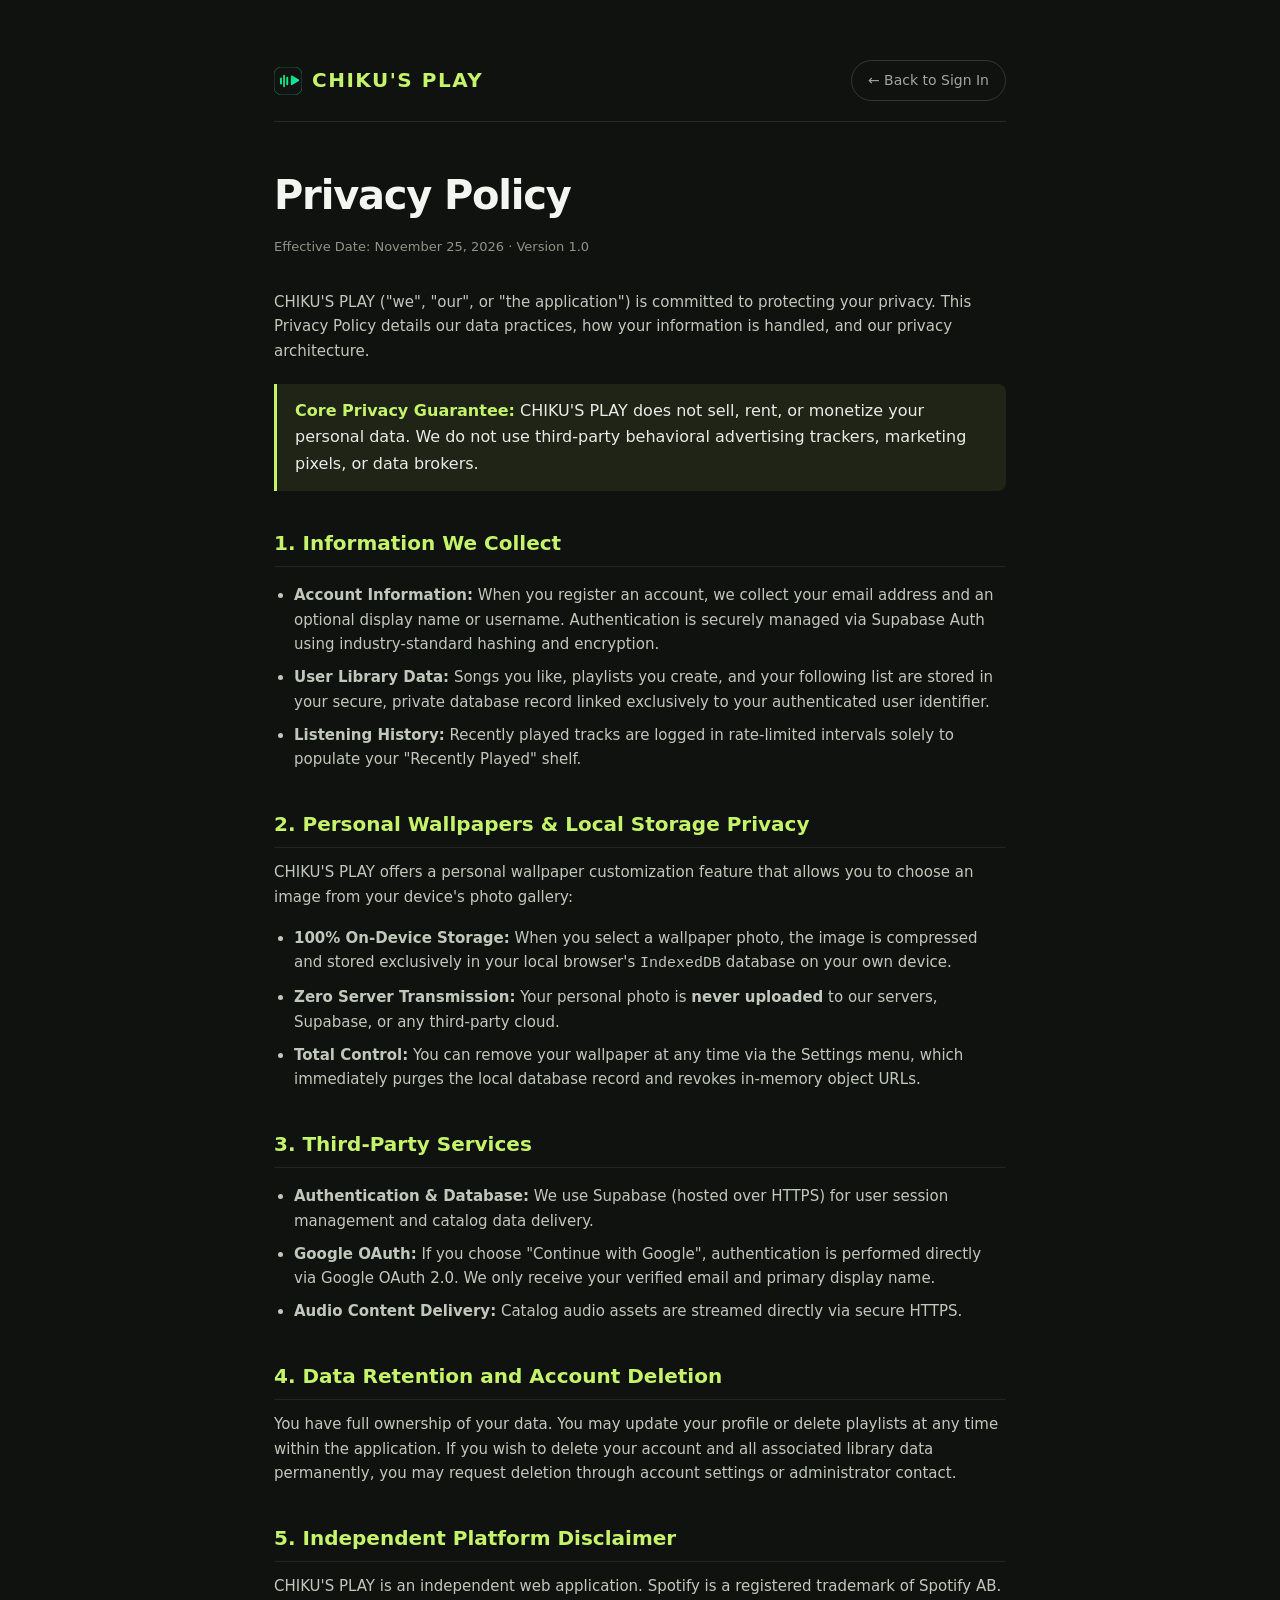
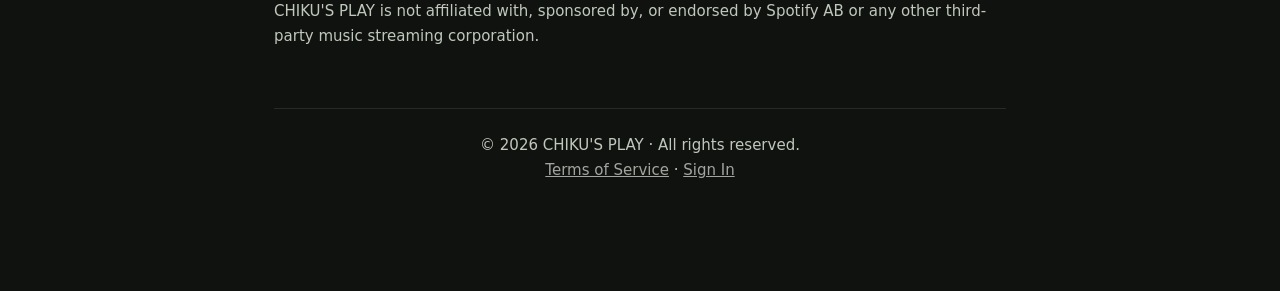
<file: privacy.html>
<!doctype html>
<html lang="en">
<head>
  <meta charset="utf-8">
  <meta name="viewport" content="width=device-width,initial-scale=1,viewport-fit=cover">
  <title>Privacy Policy — CHIKU'S PLAY</title>
  <meta name="description" content="Privacy Policy for CHIKU'S PLAY music streaming web application. Learn how we handle accounts, personal wallpapers, and streaming privacy.">
  <meta name="theme-color" content="#121212">
  <link rel="icon" type="image/svg+xml" href="assets/icons/logo.svg?v=cp-1">
  <link rel="icon" type="image/png" sizes="32x32" href="assets/icons/favicon-32x32.png?v=cp-1">
  <link rel="icon" type="image/png" sizes="16x16" href="assets/icons/favicon-16x16.png?v=cp-1">
  <link rel="apple-touch-icon" sizes="180x180" href="assets/icons/apple-touch-icon.png?v=cp-1">
  <link rel="stylesheet" href="css/style.css">
  <style>
    body {
      background: #101210;
      color: #e8ece5;
      font-family: system-ui, -apple-system, BlinkMacSystemFont, 'Segoe UI', Roboto, sans-serif;
      line-height: 1.65;
      margin: 0;
      padding: 0;
      min-height: 100vh;
      overflow-y: auto !important;
      -webkit-overflow-scrolling: touch;
    }
    .legal-shell {
      max-width: 780px;
      margin: 0 auto;
      padding: clamp(24px, 5vw, 60px) 24px 80px;
    }
    .legal-nav {
      display: flex;
      align-items: center;
      justify-content: space-between;
      margin-bottom: 40px;
      padding-bottom: 20px;
      border-bottom: 1px solid rgba(255, 255, 255, 0.1);
    }
    .legal-brand {
      display: inline-flex;
      align-items: center;
      gap: 10px;
      color: #c5f36a;
      font-size: 20px;
      font-weight: 800;
      letter-spacing: 1.5px;
      text-decoration: none;
    }
    .legal-brand img {
      width: 28px;
      height: 28px;
    }
    .legal-back-btn {
      color: #a0a69d;
      text-decoration: none;
      font-size: 14px;
      padding: 8px 16px;
      border-radius: 9999px;
      border: 1px solid rgba(255, 255, 255, 0.15);
      transition: all 0.15s ease;
    }
    .legal-back-btn:hover {
      color: #fff;
      border-color: rgba(255, 255, 255, 0.3);
      background: rgba(255, 255, 255, 0.05);
    }
    h1 {
      font-size: clamp(28px, 5vw, 40px);
      letter-spacing: -0.03em;
      margin: 0 0 8px;
      color: #f3f5f1;
    }
    .legal-meta {
      color: #8c9488;
      font-size: 13px;
      margin-bottom: 32px;
    }
    h2 {
      font-size: 20px;
      margin-top: 36px;
      margin-bottom: 12px;
      color: #c5f36a;
      border-bottom: 1px solid rgba(255, 255, 255, 0.08);
      padding-bottom: 6px;
    }
    p, li {
      color: #c0c8bc;
      font-size: 15px;
    }
    ul {
      padding-left: 20px;
    }
    li {
      margin-bottom: 8px;
    }
    .legal-highlight {
      background: rgba(197, 243, 106, 0.08);
      border-left: 3px solid #c5f36a;
      padding: 14px 18px;
      border-radius: 0 8px 8px 0;
      margin: 20px 0;
    }
    .legal-highlight strong {
      color: #c5f36a;
    }
    .legal-footer {
      margin-top: 60px;
      padding-top: 24px;
      border-top: 1px solid rgba(255, 255, 255, 0.1);
      font-size: 12px;
      color: #727a6e;
      text-align: center;
    }
  </style>
</head>
<body>
  <div class="legal-shell">
    <nav class="legal-nav">
      <a href="login.html" class="legal-brand">
        <img src="assets/icons/logo.svg?v=cp-1" alt="CHIKU'S PLAY Logo">
        CHIKU'S PLAY
      </a>
      <a href="login.html" class="legal-back-btn">← Back to Sign In</a>
    </nav>

    <header>
      <h1>Privacy Policy</h1>
      <p class="legal-meta">Effective Date: November 25, 2026 · Version 1.0</p>
    </header>

    <section>
      <p>CHIKU'S PLAY ("we", "our", or "the application") is committed to protecting your privacy. This Privacy Policy details our data practices, how your information is handled, and our privacy architecture.</p>

      <div class="legal-highlight">
        <strong>Core Privacy Guarantee:</strong> CHIKU'S PLAY does not sell, rent, or monetize your personal data. We do not use third-party behavioral advertising trackers, marketing pixels, or data brokers.
      </div>

      <h2>1. Information We Collect</h2>
      <ul>
        <li><strong>Account Information:</strong> When you register an account, we collect your email address and an optional display name or username. Authentication is securely managed via Supabase Auth using industry-standard hashing and encryption.</li>
        <li><strong>User Library Data:</strong> Songs you like, playlists you create, and your following list are stored in your secure, private database record linked exclusively to your authenticated user identifier.</li>
        <li><strong>Listening History:</strong> Recently played tracks are logged in rate-limited intervals solely to populate your "Recently Played" shelf.</li>
      </ul>

      <h2>2. Personal Wallpapers &amp; Local Storage Privacy</h2>
      <p>CHIKU'S PLAY offers a personal wallpaper customization feature that allows you to choose an image from your device's photo gallery:</p>
      <ul>
        <li><strong>100% On-Device Storage:</strong> When you select a wallpaper photo, the image is compressed and stored exclusively in your local browser's <code>IndexedDB</code> database on your own device.</li>
        <li><strong>Zero Server Transmission:</strong> Your personal photo is <strong>never uploaded</strong> to our servers, Supabase, or any third-party cloud.</li>
        <li><strong>Total Control:</strong> You can remove your wallpaper at any time via the Settings menu, which immediately purges the local database record and revokes in-memory object URLs.</li>
      </ul>

      <h2>3. Third-Party Services</h2>
      <ul>
        <li><strong>Authentication &amp; Database:</strong> We use Supabase (hosted over HTTPS) for user session management and catalog data delivery.</li>
        <li><strong>Google OAuth:</strong> If you choose "Continue with Google", authentication is performed directly via Google OAuth 2.0. We only receive your verified email and primary display name.</li>
        <li><strong>Audio Content Delivery:</strong> Catalog audio assets are streamed directly via secure HTTPS.</li>
      </ul>

      <h2>4. Data Retention and Account Deletion</h2>
      <p>You have full ownership of your data. You may update your profile or delete playlists at any time within the application. If you wish to delete your account and all associated library data permanently, you may request deletion through account settings or administrator contact.</p>

      <h2>5. Independent Platform Disclaimer</h2>
      <p>CHIKU'S PLAY is an independent web application. Spotify is a registered trademark of Spotify AB. CHIKU'S PLAY is not affiliated with, sponsored by, or endorsed by Spotify AB or any other third-party music streaming corporation.</p>
    </section>

    <footer class="legal-footer">
      <p>© 2026 CHIKU'S PLAY · All rights reserved.</p>
      <p><a href="terms.html" style="color:#a0a69d;text-decoration:underline">Terms of Service</a> · <a href="login.html" style="color:#a0a69d;text-decoration:underline">Sign In</a></p>
    </footer>
  </div>
</body>
</html>
</file>
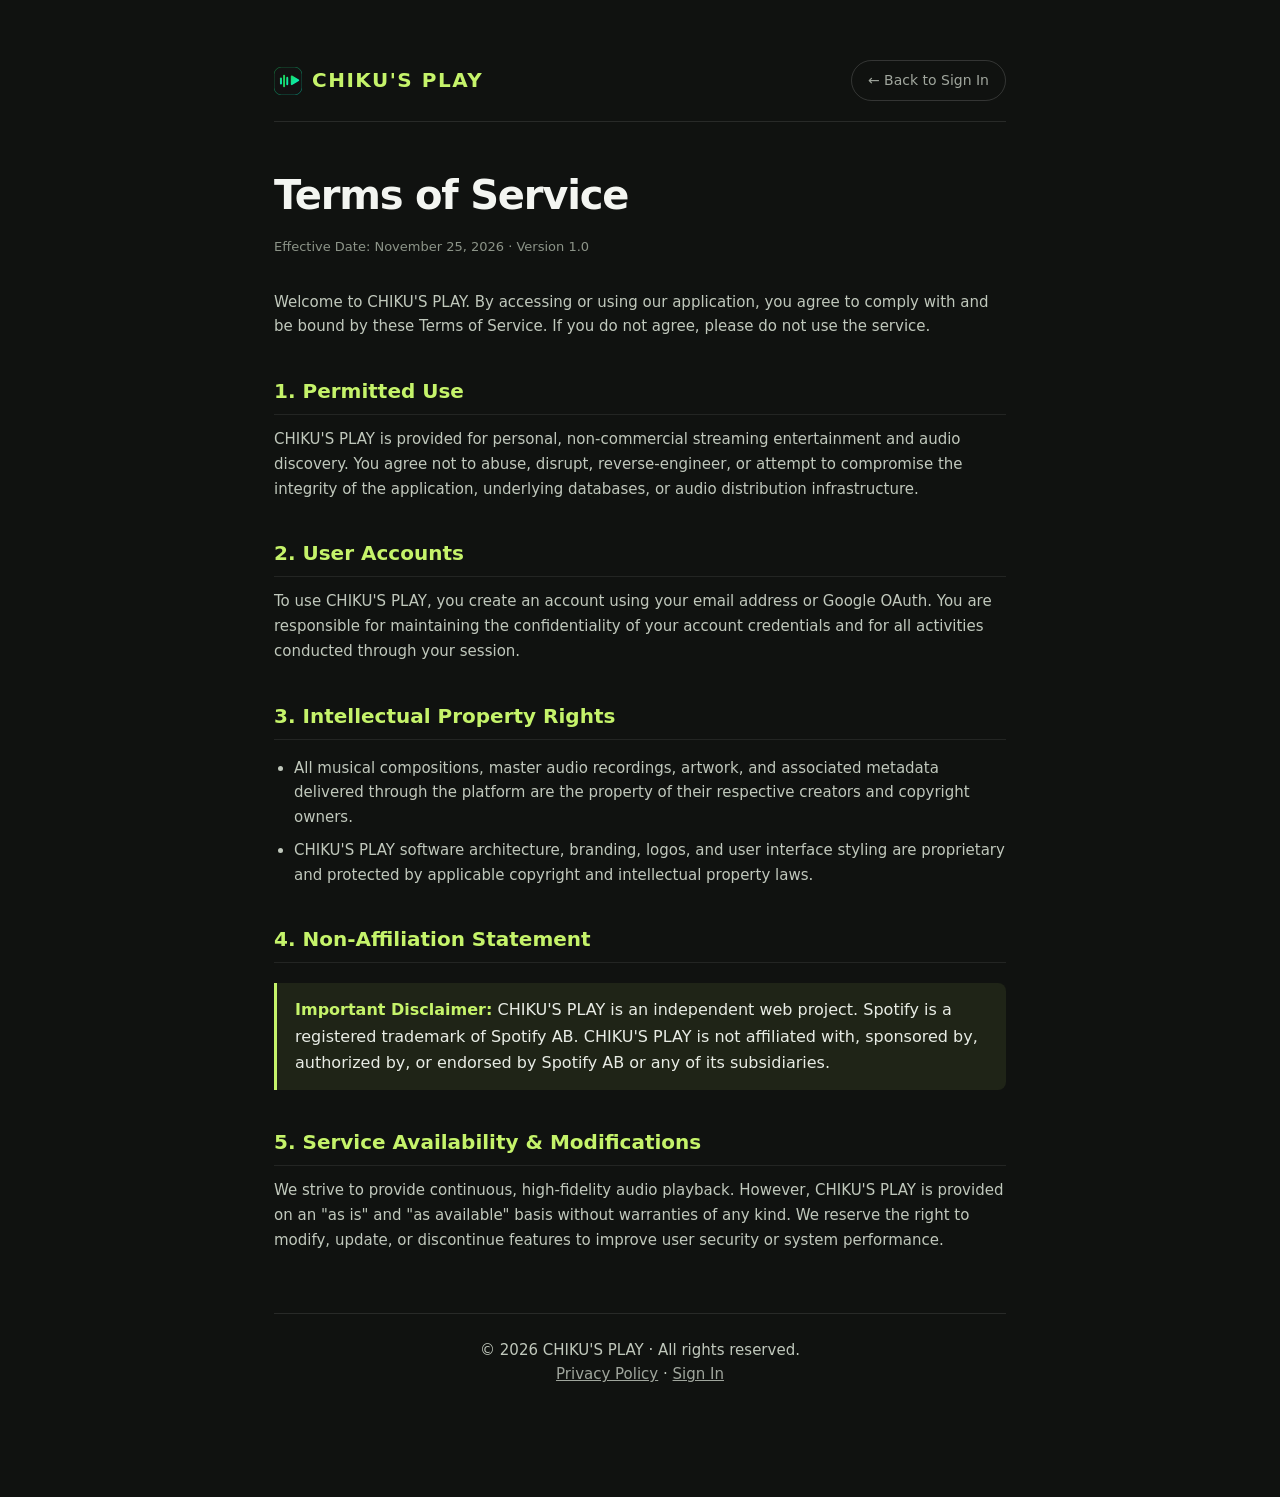
<file: terms.html>
<!doctype html>
<html lang="en">
<head>
  <meta charset="utf-8">
  <meta name="viewport" content="width=device-width,initial-scale=1,viewport-fit=cover">
  <title>Terms of Service — CHIKU'S PLAY</title>
  <meta name="description" content="Terms of Service for CHIKU'S PLAY music streaming web application.">
  <meta name="theme-color" content="#121212">
  <link rel="icon" type="image/svg+xml" href="assets/icons/logo.svg?v=cp-1">
  <link rel="icon" type="image/png" sizes="32x32" href="assets/icons/favicon-32x32.png?v=cp-1">
  <link rel="icon" type="image/png" sizes="16x16" href="assets/icons/favicon-16x16.png?v=cp-1">
  <link rel="apple-touch-icon" sizes="180x180" href="assets/icons/apple-touch-icon.png?v=cp-1">
  <link rel="stylesheet" href="css/style.css">
  <style>
    body {
      background: #101210;
      color: #e8ece5;
      font-family: system-ui, -apple-system, BlinkMacSystemFont, 'Segoe UI', Roboto, sans-serif;
      line-height: 1.65;
      margin: 0;
      padding: 0;
      min-height: 100vh;
      overflow-y: auto !important;
      -webkit-overflow-scrolling: touch;
    }
    .legal-shell {
      max-width: 780px;
      margin: 0 auto;
      padding: clamp(24px, 5vw, 60px) 24px 80px;
    }
    .legal-nav {
      display: flex;
      align-items: center;
      justify-content: space-between;
      margin-bottom: 40px;
      padding-bottom: 20px;
      border-bottom: 1px solid rgba(255, 255, 255, 0.1);
    }
    .legal-brand {
      display: inline-flex;
      align-items: center;
      gap: 10px;
      color: #c5f36a;
      font-size: 20px;
      font-weight: 800;
      letter-spacing: 1.5px;
      text-decoration: none;
    }
    .legal-brand img {
      width: 28px;
      height: 28px;
    }
    .legal-back-btn {
      color: #a0a69d;
      text-decoration: none;
      font-size: 14px;
      padding: 8px 16px;
      border-radius: 9999px;
      border: 1px solid rgba(255, 255, 255, 0.15);
      transition: all 0.15s ease;
    }
    .legal-back-btn:hover {
      color: #fff;
      border-color: rgba(255, 255, 255, 0.3);
      background: rgba(255, 255, 255, 0.05);
    }
    h1 {
      font-size: clamp(28px, 5vw, 40px);
      letter-spacing: -0.03em;
      margin: 0 0 8px;
      color: #f3f5f1;
    }
    .legal-meta {
      color: #8c9488;
      font-size: 13px;
      margin-bottom: 32px;
    }
    h2 {
      font-size: 20px;
      margin-top: 36px;
      margin-bottom: 12px;
      color: #c5f36a;
      border-bottom: 1px solid rgba(255, 255, 255, 0.08);
      padding-bottom: 6px;
    }
    p, li {
      color: #c0c8bc;
      font-size: 15px;
    }
    ul {
      padding-left: 20px;
    }
    li {
      margin-bottom: 8px;
    }
    .legal-highlight {
      background: rgba(197, 243, 106, 0.08);
      border-left: 3px solid #c5f36a;
      padding: 14px 18px;
      border-radius: 0 8px 8px 0;
      margin: 20px 0;
    }
    .legal-highlight strong {
      color: #c5f36a;
    }
    .legal-footer {
      margin-top: 60px;
      padding-top: 24px;
      border-top: 1px solid rgba(255, 255, 255, 0.1);
      font-size: 12px;
      color: #727a6e;
      text-align: center;
    }
  </style>
</head>
<body>
  <div class="legal-shell">
    <nav class="legal-nav">
      <a href="login.html" class="legal-brand">
        <img src="assets/icons/logo.svg?v=cp-1" alt="CHIKU'S PLAY Logo">
        CHIKU'S PLAY
      </a>
      <a href="login.html" class="legal-back-btn">← Back to Sign In</a>
    </nav>

    <header>
      <h1>Terms of Service</h1>
      <p class="legal-meta">Effective Date: November 25, 2026 · Version 1.0</p>
    </header>

    <section>
      <p>Welcome to CHIKU'S PLAY. By accessing or using our application, you agree to comply with and be bound by these Terms of Service. If you do not agree, please do not use the service.</p>

      <h2>1. Permitted Use</h2>
      <p>CHIKU'S PLAY is provided for personal, non-commercial streaming entertainment and audio discovery. You agree not to abuse, disrupt, reverse-engineer, or attempt to compromise the integrity of the application, underlying databases, or audio distribution infrastructure.</p>

      <h2>2. User Accounts</h2>
      <p>To use CHIKU'S PLAY, you create an account using your email address or Google OAuth. You are responsible for maintaining the confidentiality of your account credentials and for all activities conducted through your session.</p>

      <h2>3. Intellectual Property Rights</h2>
      <ul>
        <li>All musical compositions, master audio recordings, artwork, and associated metadata delivered through the platform are the property of their respective creators and copyright owners.</li>
        <li>CHIKU'S PLAY software architecture, branding, logos, and user interface styling are proprietary and protected by applicable copyright and intellectual property laws.</li>
      </ul>

      <h2>4. Non-Affiliation Statement</h2>
      <div class="legal-highlight">
        <strong>Important Disclaimer:</strong> CHIKU'S PLAY is an independent web project. Spotify is a registered trademark of Spotify AB. CHIKU'S PLAY is not affiliated with, sponsored by, authorized by, or endorsed by Spotify AB or any of its subsidiaries.
      </div>

      <h2>5. Service Availability &amp; Modifications</h2>
      <p>We strive to provide continuous, high-fidelity audio playback. However, CHIKU'S PLAY is provided on an "as is" and "as available" basis without warranties of any kind. We reserve the right to modify, update, or discontinue features to improve user security or system performance.</p>
    </section>

    <footer class="legal-footer">
      <p>© 2026 CHIKU'S PLAY · All rights reserved.</p>
      <p><a href="privacy.html" style="color:#a0a69d;text-decoration:underline">Privacy Policy</a> · <a href="login.html" style="color:#a0a69d;text-decoration:underline">Sign In</a></p>
    </footer>
  </div>
</body>
</html>
</file>
<file: css/style.css>
:root{color-scheme:dark;--bg:#121212;--side:#121212;--panel:#181818;--elevated:#242424;--accent:#1ed760;--accent-hover:#1fdf64;--line:rgba(255,255,255,0.08);--muted:#b3b3b3;--ink:#ffffff;--lime:var(--accent);--accent-glow:rgba(30,215,96,0.35);--sidebar:280px;--player:88px;--mobile-nav:0px;font-family:Inter,'Segoe UI',system-ui,sans-serif;background:var(--bg);color:var(--ink)}
html[data-theme="light"]{color-scheme:light;--bg:#f8f9fa;--side:#f1f3f5;--panel:#ffffff;--elevated:#e9ecef;--line:rgba(0,0,0,0.08);--muted:#6c757d;--ink:#121212}
html[data-theme="light"] .workspace{background:radial-gradient(ellipse 720px 380px at 45% 0%,#e4ede0 0%,transparent 100%),var(--bg)}
html[data-theme="light"] #top{background:rgba(248,249,250,0.92);border-bottom:1px solid rgba(0,0,0,0.08)}
html[data-theme="light"] #player{background:#ffffff;border-top:1px solid rgba(0,0,0,0.08)}
html[data-theme="light"] #mobile{background:#f8f9fa;border-top:1px solid rgba(0,0,0,0.08)}
html[data-theme="light"] .settings-card{background:#ffffff;border-color:#dee2e6}
html[data-theme="light"] .settings-row{border-bottom-color:#e9ecef}
html[data-theme="light"] .settings-user-row{border-bottom-color:#e9ecef}
html[data-theme="light"] .settings-select{background:#f8f9fa;border-color:#ced4da}
html[data-theme="light"] .search-field{background:#e9ecef;border-color:rgba(0,0,0,0.1)}
html[data-theme="light"] .search-entry{background:#e9ecef}
html[data-theme="light"] summary{background:#f1f3f5;color:#121212;border-color:#ced4da}
html[data-theme="light"] .profile-menu{background:#ffffff;border-color:#dee2e6;box-shadow:0 16px 32px rgba(0,0,0,0.15)}
html[data-theme="light"] dialog{background:#ffffff;border-color:#dee2e6;color:#121212}
html[data-theme="light"] dialog input,html[data-theme="light"] dialog select,html[data-theme="light"] dialog textarea{background:#f8f9fa;border-color:#ced4da}
html[data-theme="light"] .secondary{border-color:rgba(0,0,0,0.25);color:var(--ink)}
html[data-theme="light"] .secondary:hover{background:rgba(0,0,0,0.05);border-color:#000000}
html[data-theme="light"] .icon-btn:hover:not(:disabled){background:rgba(0,0,0,0.06);color:var(--ink)}
html[data-theme="light"] .quick-card{background:#ffffff;border:1px solid rgba(0,0,0,0.06)}
html[data-theme="light"] .quick-card:hover{background:#f1f3f5}
html[data-theme="light"] .card{background:#ffffff;border:1px solid rgba(0,0,0,0.06)}
html[data-theme="light"] .card:hover{background:#f8f9fa}
html[data-theme="light"] .track:hover{background:rgba(0,0,0,0.04)}
html[data-theme="light"] #queue{background:#ffffff;border-color:#dee2e6}
html[data-theme="light"] .queue-head{background:#f8f9fa}
html[data-theme="light"] .queue-row:hover{background:#f1f3f5}
html[data-accent="green"]{--accent:#1ed760;--accent-hover:#1fdf64;--accent-glow:rgba(30,215,96,0.35)}
html[data-accent="blue"]{--accent:#3b82f6;--accent-hover:#60a5fa;--accent-glow:rgba(59,130,246,0.35)}
html[data-accent="purple"]{--accent:#a855f7;--accent-hover:#c084fc;--accent-glow:rgba(168,85,247,0.35)}
html[data-accent="pink"]{--accent:#ec4899;--accent-hover:#f472b6;--accent-glow:rgba(236,72,153,0.35)}
html[data-accent="orange"]{--accent:#f97316;--accent-hover:#fb923c;--accent-glow:rgba(249,115,22,0.35)}

/* Background Themes */
html[data-theme="emerald-glow"]{--bg:#071009;--side:#060d08;--panel:#0d1a10;--elevated:#132617;--line:rgba(30,215,96,0.12);--accent-glow:rgba(30,215,96,0.45)}
html[data-theme="emerald-glow"] .workspace{background:radial-gradient(ellipse 900px 500px at 50% -10%,rgba(16,53,24,0.55),transparent 75%),#071009}
html[data-theme="ocean-blue"]{--bg:#070c17;--side:#060a13;--panel:#0d172a;--elevated:#13223f;--line:rgba(0,210,255,0.12);--accent-glow:rgba(0,210,255,0.45)}
html[data-theme="ocean-blue"] .workspace{background:radial-gradient(ellipse 900px 500px at 50% -10%,rgba(15,40,78,0.55),transparent 75%),#070c17}
html[data-theme="purple-aurora"]{--bg:#0c0617;--side:#0a0513;--panel:#160c29;--elevated:#22133e;--line:rgba(168,85,247,0.14);--accent-glow:rgba(168,85,247,0.45)}
html[data-theme="purple-aurora"] .workspace{background:radial-gradient(ellipse 900px 500px at 50% -10%,rgba(38,16,71,0.55),transparent 75%),#0c0617}
html[data-theme="sunset"]{--bg:#15080c;--side:#12060a;--panel:#230f16;--elevated:#351621;--line:rgba(249,115,22,0.14);--accent-glow:rgba(249,115,22,0.45)}
html[data-theme="sunset"] .workspace{background:radial-gradient(ellipse 900px 500px at 50% -10%,rgba(60,22,34,0.55),transparent 75%),#15080c}
html[data-theme="midnight-black"]{--bg:#000000;--side:#000000;--panel:#0a0a0a;--elevated:#141414;--line:rgba(255,255,255,0.06);--accent-glow:rgba(255,255,255,0.18)}
html[data-theme="midnight-black"] .workspace{background:#000000}

/* Personal Custom Wallpaper Engine */
:root{--custom-wallpaper-url:none;--custom-wallpaper-fit:cover;--custom-wallpaper-dim:0.5;--custom-wallpaper-blur:12px;--custom-wallpaper-brightness:0.75}
#custom-wallpaper-layer{position:fixed;inset:0;z-index:-2;background-image:var(--custom-wallpaper-url);background-size:var(--custom-wallpaper-fit);background-position:center;background-repeat:no-repeat;filter:blur(var(--custom-wallpaper-blur)) brightness(var(--custom-wallpaper-brightness));transform:scale(1.08);pointer-events:none;opacity:0;transition:opacity .4s ease,filter .3s ease}
html.has-custom-wallpaper #custom-wallpaper-layer{opacity:1}
#custom-wallpaper-scrim{position:fixed;inset:0;z-index:-1;background:rgba(18,18,18,var(--custom-wallpaper-dim));pointer-events:none;opacity:0;transition:opacity .4s ease,background .3s ease}
html.has-custom-wallpaper #custom-wallpaper-scrim{opacity:1}
html.has-custom-wallpaper .workspace{background:transparent!important}
html.has-custom-wallpaper #top{background:rgba(18,18,18,0.72)!important;backdrop-filter:blur(16px)!important}
html.has-custom-wallpaper #sidebar{background:rgba(18,18,18,0.75)!important;backdrop-filter:blur(16px)!important}
html.has-custom-wallpaper #mobile{background:rgba(18,18,18,0.85)!important;backdrop-filter:blur(16px)!important}
html.has-custom-wallpaper #player{background:rgba(20,20,20,0.85)!important;backdrop-filter:blur(16px)!important}
html.has-custom-wallpaper #fullscreen-backdrop{background-image:var(--custom-wallpaper-url)!important;background-size:var(--custom-wallpaper-fit)!important;background-position:center!important}
*{box-sizing:border-box}body{margin:0;overflow:hidden}button,input,select{font:inherit}button,a,input,select,summary{-webkit-tap-highlight-color:transparent}button{color:inherit;border:0;background:none;cursor:pointer}a{color:inherit;text-decoration:none}button:disabled{opacity:.33;cursor:default}button,a,summary{transition:background .18s,color .18s,transform .18s,border-color .18s}button:focus-visible,a:focus-visible,summary:focus-visible,input:focus-visible,select:focus-visible{outline:2px solid var(--accent);outline-offset:2px}main:focus{outline:none}img{display:block;max-width:100%}svg{width:20px;height:20px;flex:none;vertical-align:middle}[hidden]{display:none!important}h1,h2,p{margin:0}small,.muted{color:var(--muted)}.brand{display:inline-flex;align-items:center;gap:10px;font-size:20px;letter-spacing:-.04em;font-weight:800}.brand img{width:32px;height:32px}.brand span{color:var(--accent);margin-left:-8px}.icon-btn{width:36px;height:36px;display:inline-grid;place-items:center;border-radius:50%;padding:0;color:var(--muted);flex:none;transition:color .18s,background .18s,transform .18s}.icon-btn:hover:not(:disabled){color:var(--ink);background:rgba(255,255,255,0.08)}.icon-btn[aria-pressed=true]{color:var(--accent)}[data-act*=like][aria-pressed=true] svg,[data-act=save-list][aria-pressed=true] svg{fill:currentColor}.primary,.secondary{display:inline-flex;align-items:center;justify-content:center;gap:8px;padding:10px 24px;border-radius:500px;font-weight:700;font-size:13.5px;min-height:42px}.primary{background:var(--accent);color:#000000}.primary:hover{background:var(--accent-hover);transform:scale(1.03)}.primary svg,.play-main svg{fill:currentColor}.secondary{background:transparent;border:1px solid rgba(255,255,255,0.25);color:var(--ink)}.secondary:hover{background:rgba(255,255,255,0.08);border-color:#ffffff}.eyebrow{color:var(--accent);font-weight:750;letter-spacing:.15em;font-size:10px;line-height:1.5}.eyebrow span,.side-foot span,.preview-pill i{width:6px;height:6px;background:var(--accent);border-radius:50%;display:inline-block;margin-right:6px;box-shadow:0 0 10px rgba(30,215,96,0.4)}
#sidebar{position:fixed;inset:0 auto var(--player) 0;width:var(--sidebar);display:flex;flex-direction:column;padding:8px 0 8px 8px;gap:8px;background:var(--side);overflow:hidden;box-sizing:border-box;z-index:4}.sidebar-panel{background:var(--panel);border-radius:8px;box-sizing:border-box}.sidebar-nav-panel{padding:16px 16px 12px;flex:none}.sidebar-nav-panel .brand{margin:0 0 16px 4px}.sidebar-nav{display:grid;gap:4px}.sidebar-library-panel{flex:1;display:flex;flex-direction:column;overflow:hidden;padding:12px 8px 8px;min-height:0}.library-panel-head{display:flex;align-items:center;justify-content:space-between;padding:0 8px 8px;flex:none}.library-nav-btn{display:inline-flex;align-items:center;gap:12px;color:var(--muted);font-weight:700;font-size:14px;text-decoration:none;padding:4px;border-radius:6px;transition:color .15s ease}.library-nav-btn:hover{color:var(--ink)}.library-nav-btn svg{width:22px;height:22px}.create-playlist-btn{border-radius:50%;width:32px;height:32px;display:grid;place-items:center;color:var(--muted);background:none;border:none;transition:color .15s ease,background .15s ease}.create-playlist-btn:hover{color:var(--ink);background:rgba(255,255,255,0.08)}.sidebar-filters{display:flex;gap:6px;padding:0 8px 10px;flex:none}.nav-filter-pill{background:var(--elevated);border-radius:500px;padding:5px 12px;font-size:11px;font-weight:600;color:var(--ink);text-decoration:none;transition:background .15s ease}.nav-filter-pill:hover{background:#2e2e2e}.playlists-scroll{flex:1;overflow-y:auto;overflow-x:hidden;scrollbar-width:thin;scrollbar-color:rgba(255,255,255,0.2) transparent;padding:0 4px;min-height:0}.playlists{padding:0;border:none}.playlist-row{display:flex;align-items:center;gap:12px;padding:8px;border-radius:6px;text-decoration:none;transition:background .15s ease;min-height:48px;box-sizing:border-box}.playlist-row:hover{background:#222222}.playlist-row.active{background:#282828}.playlist-row .art{width:48px;height:48px;border-radius:4px;flex:none}.playlist-row-info{display:flex;flex-direction:column;min-width:0;flex:1}.playlist-row-title{font-size:13px;font-weight:600;color:var(--ink);white-space:nowrap;overflow:hidden;text-overflow:ellipsis}.playlist-row-sub{font-size:11px;color:var(--muted);white-space:nowrap;overflow:hidden;text-overflow:ellipsis;margin-top:3px}.nav-link{display:flex;align-items:center;gap:14px;text-align:left;border-radius:6px;width:100%;padding:8px 12px;min-height:40px;color:var(--muted);font-weight:700;font-size:13.5px;transition:color .15s ease,background .15s ease}.nav-link svg{width:20px;height:20px}.nav-link:hover{color:var(--ink)}.nav-link.active{color:var(--ink);background:none}.nav-link.active svg{color:var(--accent)}.playlists a{display:flex;align-items:center;gap:10px;padding:6px 8px;border-radius:6px;font-size:12px;color:var(--muted);min-height:41px}.playlists a:hover,.playlists a.active{background:#222222;color:var(--ink)}.side-foot{margin-top:auto;padding:10px 8px 4px;color:#727272;font-size:9px;font-weight:750;letter-spacing:.13em;white-space:nowrap}
.workspace{margin-left:var(--sidebar);height:calc(100dvh - var(--player) - var(--mobile-nav));overflow-x:hidden;overflow-y:auto;scrollbar-color:#393d37 transparent;scrollbar-width:thin;background:radial-gradient(ellipse 720px 380px at 45% 0%,#192319 0%,transparent 100%),var(--bg)}#top{height:64px;position:sticky;top:0;z-index:5;display:flex;align-items:center;gap:16px;padding:0 clamp(20px,2.5vw,38px);background:rgba(18,18,18,0.85);border-bottom:1px solid rgba(255,255,255,0.05);backdrop-filter:blur(16px)}.history{display:flex;gap:8px}.history .icon-btn{background:rgba(0,0,0,0.65);border:none;border-radius:50%;width:32px;height:32px;color:#ffffff}.history .icon-btn:hover:not(:disabled){background:rgba(0,0,0,0.85);color:#ffffff}.search-entry{display:flex;align-items:center;gap:12px;color:var(--muted);background:var(--elevated);width:min(100%,360px);border:1px solid transparent;border-radius:500px;padding:8px 16px;text-align:left;font-size:13px;min-height:40px;transition:background .15s ease,border-color .15s ease}.search-entry:hover{border-color:rgba(255,255,255,0.15);background:#2c2c2c;color:var(--ink)}.search-entry svg{width:18px;height:18px}.top-right{margin-left:auto;display:flex;align-items:center;gap:14px;white-space:nowrap}.preview-pill{border:1px solid rgba(255,255,255,0.12);border-radius:99px;padding:6px 12px;color:var(--muted);font-size:11px;font-weight:700}.preview-pill i{width:5px;height:5px;margin-right:4px}#profile{position:relative}summary{list-style:none;cursor:pointer;display:flex;align-items:center;gap:8px;border:1px solid rgba(255,255,255,0.12);border-radius:99px;padding:3px 10px 3px 3px;background:#000000;font-size:12px;font-weight:700;color:#ffffff;transition:background .15s,border-color .15s}summary:hover{background:#181818;border-color:rgba(255,255,255,0.25)}summary::-webkit-details-marker{display:none}summary svg{width:13px;height:13px}.avatar{background:var(--accent);color:#000000;display:grid;place-items:center;width:28px;height:28px;border-radius:50%;font-weight:800}.profile-menu{position:absolute;right:0;top:44px;min-width:220px;background:#282828;border:1px solid rgba(255,255,255,0.1);padding:12px;border-radius:8px;box-shadow:0 16px 32px rgba(0,0,0,0.5);display:grid;gap:6px;font-size:13px}.profile-menu a{padding:10px 0 0;margin-top:3px;border-top:1px solid var(--line);color:var(--accent);display:flex;justify-content:space-between}.profile-menu svg{width:15px;height:15px}.mobile-brand,#mobile{display:none}
#view,footer{max-width:1580px;margin:auto;padding:24px clamp(20px,2.5vw,38px) 30px}footer{font-size:11px;color:#888e85}.greeting{margin-bottom:17px}.greeting h1,.page-title h1,.detail h1{font-size:clamp(32px,3.5vw,53px);line-height:1.09;font-weight:820;letter-spacing:-.06em;margin-top:3px;overflow-wrap:anywhere}.greeting h1 span{color:var(--accent)}.hero{min-height:260px;border:1px solid rgba(255,255,255,0.12);border-radius:12px;display:flex;align-items:center;justify-content:space-between;position:relative;overflow:hidden;padding:28px clamp(20px,3.4vw,50px);background:linear-gradient(90deg,rgba(14,20,14,0.92) 0%,rgba(16,27,16,0.85) 28%,rgba(18,29,18,0.65) 62%,rgba(15,23,15,0.4) 100%),linear-gradient(180deg,transparent 0%,rgba(14,20,14,0.65) 100%),url('../assets/images/hero.jpg') center 55%/cover,#1c2d20}.hero h2{font-size:clamp(42px,5.15vw,77px);font-weight:860;letter-spacing:-.072em;line-height:1;margin:8px 0 10px}.hero p:not(.eyebrow){color:#d1d9cb;font-size:13.5px;line-height:1.55}.hero-actions{display:flex;flex-wrap:wrap;gap:10px;margin-top:20px}.hero-actions svg{width:15px;height:15px}.hero-index{position:absolute;right:18px;bottom:15px;font-size:10px;letter-spacing:.15em;color:#ebf8df;background:rgba(20,28,20,0.65);border-radius:20px;padding:6px 9px}.shelf{margin-top:28px}.section-head{display:flex;align-items:center;justify-content:space-between;gap:12px;margin-bottom:12px}.section-head h2,.shelf>h2{font-size:clamp(20px,2vw,24px);letter-spacing:-.04em;font-weight:750}.section-head small{font-size:12px;white-space:nowrap;color:var(--muted)}.text-btn{color:var(--muted);white-space:nowrap;font-weight:700;font-size:12px;display:inline-flex;align-items:center;gap:5px;min-height:32px;transition:color .15s ease}.text-btn:hover{color:var(--ink)}.text-btn svg{width:14px;height:14px}.quick-grid{display:grid;grid-template-columns:repeat(3,minmax(0,1fr));gap:12px;margin:16px 0 24px}.quick-card{position:relative;display:flex;align-items:center;background:var(--elevated);border-radius:6px;overflow:hidden;height:64px;transition:background .2s ease;box-sizing:border-box}.quick-card:hover{background:#2e2e2e}.quick-nav-btn{display:flex;align-items:center;gap:12px;flex:1;min-width:0;padding:0;height:100%;text-align:left;background:none;border:none;color:inherit;cursor:pointer}.quick-nav-btn .art{width:64px;height:64px;flex:none;border-radius:0}.quick-title{font-size:13.5px;font-weight:700;color:var(--ink);white-space:nowrap;overflow:hidden;text-overflow:ellipsis;padding-right:12px}.quick-play-btn{position:absolute;right:12px;width:40px;height:40px;border-radius:50%;background:var(--accent);color:#000000;display:grid;place-items:center;box-shadow:0 6px 14px rgba(0,0,0,0.5);opacity:0;transform:translateY(4px);transition:opacity .2s ease,transform .2s ease,background .15s ease;cursor:pointer;flex:none;z-index:2;border:none}.quick-play-btn svg{width:18px;height:18px;fill:currentColor;pointer-events:none}.quick-card:hover .quick-play-btn,.quick-card:focus-within .quick-play-btn{opacity:1;transform:translateY(0)}.quick-play-btn:hover{background:var(--accent-hover);transform:scale(1.06) translateY(0)}.quick{min-width:0;display:flex;align-items:center;gap:10px;border-radius:6px;overflow:hidden;padding:0 10px 0 0;background:var(--elevated);border:1px solid rgba(255,255,255,0.05);text-align:left;font-size:13px;font-weight:750;height:56px}.quick:hover{background:#2e2e2e}.quick .art{width:56px;height:56px;flex:none;border-radius:0}.quick span{overflow:hidden;text-overflow:ellipsis;white-space:nowrap}.quick>svg{width:15px;height:15px;margin-left:auto;color:var(--muted)}.cards{display:grid;grid-template-columns:repeat(auto-fill,minmax(180px,1fr));gap:16px}.card{min-width:0;padding:14px;text-align:left;position:relative;background:var(--panel);border:none;border-radius:8px;overflow:hidden;transition:background .2s ease,transform .2s ease,border-color .2s ease,box-shadow .2s ease}.card:hover{background:var(--elevated);transform:translateY(-4px);box-shadow:0 8px 20px rgba(0,0,0,0.5)}.art{aspect-ratio:1;background:linear-gradient(145deg,var(--art-color),#151815);border-radius:6px;position:relative;overflow:hidden;display:grid;place-items:center;box-shadow:0 8px 16px rgba(0,0,0,0.35)}.art img{position:absolute;width:100%;height:100%;object-fit:cover;inset:0}.art svg{color:rgba(255,255,255,0.5)}.artist .art{border-radius:50%!important;box-shadow:0 6px 18px rgba(0,0,0,0.4)}.card strong,.card small{display:block;white-space:nowrap;overflow:hidden;text-overflow:ellipsis}.card strong{font-size:14px;margin-top:10px;color:var(--ink);font-weight:700;letter-spacing:-.01em}.card small{font-size:11px;margin-top:4px;padding-bottom:2px;color:var(--muted);font-weight:500}.card-play{display:grid;place-items:center;border-radius:50%;position:absolute;right:18px;bottom:68px;width:48px;height:48px;background:var(--accent);color:#000000;box-shadow:0 8px 16px rgba(0,0,0,0.4);opacity:0;transform:translateY(8px);transition:opacity .25s cubic-bezier(0.3,0,0,1),transform .25s cubic-bezier(0.3,0,0,1),background .15s ease}.card-play svg{width:20px;height:20px;fill:currentColor}.card:hover .card-play,.card:focus-visible .card-play{opacity:1;transform:translateY(0)}.card-play:hover{background:var(--accent-hover);transform:scale(1.06) translateY(0)}.page-title{margin:8px 0 19px}.search-field{display:flex;align-items:center;gap:12px;background:#242424;border:1px solid rgba(255,255,255,0.1);border-radius:500px;padding:6px 16px;width:min(100%,670px);min-height:48px;color:var(--muted)}.search-field:focus-within{border-color:var(--accent)}.search-field input{background:none;color:var(--ink);width:100%;min-width:0;outline:none;border:0;font-size:14px}.search-field input::-webkit-search-cancel-button{display:none}.search-clear{background:none;border:0;color:var(--muted);display:grid;place-items:center;width:30px;height:30px;border-radius:50%;padding:0;flex:none;cursor:pointer;transition:color .15s ease,background .15s ease}.search-clear:hover{color:var(--ink);background:rgba(255,255,255,0.1)}.search-clear svg{width:16px;height:16px}#results>.shelf:first-child{margin-top:0}.recent-searches{margin-bottom:20px}.recent-searches .chips{margin:8px 0 0}.recent-searches .chips button{background:var(--elevated);border:1px solid rgba(255,255,255,0.1);color:var(--ink);padding:6px 14px;font-size:13px;border-radius:999px;display:inline-flex;align-items:center;gap:6px}.recent-searches .chips button:hover{background:#2e2e2e;border-color:var(--accent);color:#fff}.chips{display:flex;flex-wrap:wrap;gap:8px;margin:16px 0}.chips button{border:1px solid transparent;background:var(--elevated);padding:8px 14px;border-radius:999px;font-size:12.5px;font-weight:600;color:var(--ink);min-height:36px;transition:background .15s ease}.chips button:hover{background:#2e2e2e}.chips [aria-pressed=true]{color:#000000;background:var(--ink);border-color:var(--ink);font-weight:750}.empty{padding:38px 18px;text-align:center;border:1px dashed rgba(255,255,255,0.15);border-radius:12px;color:var(--muted)}.empty h2{color:var(--ink);margin:8px 0;font-size:19px}.empty p,.shelf>p{font-size:13px}.detail{position:relative;isolation:isolate;display:flex;align-items:end;gap:24px;padding:clamp(16px,3vw,34px);background:linear-gradient(135deg,var(--detail-color),#141714 85%);border-radius:14px;overflow:hidden}.detail::before{content:'';position:absolute;inset:0;background:linear-gradient(to top,rgba(14,16,14,0.85) 0%,rgba(14,16,14,0.5) 60%,rgba(14,16,14,0.25) 100%),radial-gradient(ellipse at 15% 85%,rgba(0,0,0,0.55) 0%,transparent 70%);pointer-events:none;z-index:0}.detail>*{position:relative;z-index:1}.detail .art{width:min(30%,190px);flex:none;box-shadow:0 12px 26px #0006}.detail p:not(.eyebrow){margin:8px 0;color:#e0e5db;font-size:14px}.detail small{color:#ddd}.detail-actions{display:flex;align-items:center;gap:12px;margin:18px 0}.track,.track-head{display:grid;align-items:center;grid-template-columns:30px minmax(0,1.6fr) minmax(0,1fr) auto 46px;gap:7px;padding:6px 8px;color:var(--muted);font-size:12.5px;border-radius:6px}.track-head{border-bottom:1px solid var(--line);min-height:32px;border-radius:0;font-size:11.5px;text-transform:uppercase;letter-spacing:.05em}.track:hover{background:rgba(255,255,255,0.08)}.track-title,.queue-row{display:flex;align-items:center;gap:10px;text-align:left;min-width:0;padding:2px 0}.track-title>span,.queue-row>span{min-width:0}.track-title small,.track-title strong,.queue-row small,.queue-row span{display:block;overflow:hidden;text-overflow:ellipsis;white-space:nowrap}.track-title strong{font-size:13.5px;color:var(--ink);font-weight:600}.track-title:hover strong{color:var(--accent)}.track-title small,.queue-row small{margin-top:3px;font-size:11px;color:var(--muted)}.track .art,.queue-row .art{width:40px;height:40px;flex:none;border-radius:4px}.track-album{white-space:nowrap;text-overflow:ellipsis;overflow:hidden}
#player{position:fixed;inset:auto 0 var(--mobile-nav);height:var(--player);display:grid;grid-template-columns:minmax(180px,1fr) minmax(240px,2fr) minmax(160px,1fr);align-items:center;gap:16px;z-index:9;background:#121212;border-top:1px solid rgba(255,255,255,0.08);padding:0 20px}.now,.controls,.timeline,.audio-controls{display:flex;align-items:center;min-width:0}.now{gap:12px}.now .art{width:56px;height:56px;border-radius:4px;box-shadow:0 4px 10px rgba(0,0,0,0.3)}.now-copy{min-width:0}.now-copy strong,.now-copy small{white-space:nowrap;overflow:hidden;text-overflow:ellipsis;display:block}.now-copy strong{font-size:13.5px;color:var(--ink);font-weight:600}.now-copy small{font-size:11px;color:var(--muted);margin-top:3px}.controls{justify-content:center;gap:12px}.controls svg,.audio-controls svg,.now .icon-btn svg{width:18px;height:18px}.controls .play-main{color:#000000;background:#ffffff;width:36px;height:36px;border-radius:50%;display:grid;place-items:center;transition:transform .15s ease,background .15s ease;border:none}.controls .play-main:hover{color:#000000;background:#ffffff;transform:scale(1.06)}.controls .play-main[data-icon=pause] svg{stroke-width:3}.timeline{gap:8px;color:var(--muted);font-size:11px;font-variant-numeric:tabular-nums;margin-top:4px}.timeline span{min-width:28px;text-align:center}.audio-controls{justify-content:flex-end;gap:8px}.audio-controls input{max-width:96px}input[type=range]{appearance:none;width:100%;min-width:0;height:16px;margin:0;cursor:pointer;background:linear-gradient(to right,#ffffff var(--pct,0%),#4d4d4d var(--pct,0%)) center/100% 4px no-repeat;transition:background .15s ease}#player:hover input[type=range]#time,.timeline:hover input[type=range],.audio-controls:hover input[type=range]{background:linear-gradient(to right,var(--accent) var(--pct,0%),#4d4d4d var(--pct,0%)) center/100% 4px no-repeat}input[type=range]::-webkit-slider-thumb{appearance:none;background:#ffffff;border-radius:50%;width:11px;height:11px;opacity:0;transition:opacity .15s ease,transform .15s ease}input[type=range]::-moz-range-thumb{border:0;background:#ffffff;border-radius:50%;width:11px;height:11px;opacity:0;transition:opacity .15s ease,transform .15s ease}#player:hover input[type=range]::-webkit-slider-thumb,.timeline:hover input[type=range]::-webkit-slider-thumb,.audio-controls:hover input[type=range]::-webkit-slider-thumb,input[type=range]:focus-visible::-webkit-slider-thumb{opacity:1}#player:hover input[type=range]::-moz-range-thumb,.timeline:hover input[type=range]::-moz-range-thumb,.audio-controls:hover input[type=range]::-moz-range-thumb,input[type=range]:focus-visible::-moz-range-thumb{opacity:1}#queue{position:fixed;right:16px;bottom:calc(var(--player) + var(--mobile-nav) + 12px);z-index:15;width:min(380px,calc(100vw - 32px));max-height:60dvh;overflow:hidden;display:flex;flex-direction:column;background:#1e231e;border:1px solid #3c4538;border-radius:14px;box-shadow:0 18px 45px rgba(0,0,0,0.7);box-sizing:border-box}#queue[hidden]{display:none!important}.queue-head{display:flex;align-items:center;justify-content:space-between;padding:12px 14px;border-bottom:1px solid var(--line);background:#181c18;flex:none}.queue-head h3{font-size:14px;font-weight:750;margin:0;color:var(--ink)}.queue-head-actions{display:flex;align-items:center;gap:8px}.queue-head-actions .text-btn{font-size:12px;color:var(--lime);padding:4px 8px;cursor:pointer}.queue-body{overflow-y:auto;overflow-x:hidden;padding:10px 12px;display:flex;flex-direction:column;gap:12px;scrollbar-width:thin}.queue-group h4{font-size:10px;font-weight:700;letter-spacing:.09em;color:var(--muted);text-transform:uppercase;margin:0 0 6px 4px}.queue-list{display:flex;flex-direction:column;gap:3px}.queue-row{display:flex;align-items:center;gap:8px;padding:5px 6px;border-radius:7px;background:transparent;transition:background .15s;min-height:44px;position:relative}.queue-row:hover{background:#273024}.queue-row.is-current{background:#232d20;border:1px solid #3d4a36}.queue-row-main{display:flex;align-items:center;gap:8px;flex:1;min-width:0;text-align:left;background:none;border:none;padding:0;color:inherit;cursor:pointer}.queue-row-main .art{width:34px;height:34px;flex:none;border-radius:5px}.queue-copy{display:flex;flex-direction:column;min-width:0;flex:1}.queue-copy strong{font-size:12px;font-weight:650;white-space:nowrap;overflow:hidden;text-overflow:ellipsis;color:var(--ink)}.queue-copy small{font-size:11px;color:var(--muted);white-space:nowrap;overflow:hidden;text-overflow:ellipsis}.queue-badge{font-size:9px;font-weight:700;padding:2px 5px;border-radius:4px;background:#313d2b;color:var(--lime);flex:none;margin-left:4px}.queue-indicator{color:var(--lime);margin-left:auto;display:flex;align-items:center;width:16px;height:16px}.queue-remove-btn{opacity:0.6;transition:opacity .15s,color .15s;flex:none;width:30px;height:30px}.queue-remove-btn:hover{opacity:1;color:#ff8a7a}.queue-empty{font-size:12px;padding:8px;margin:0}.speed-btn{font-weight:750;font-size:11px;color:var(--muted);letter-spacing:-.02em;background:rgba(255,255,255,0.06);border:1px solid rgba(255,255,255,0.1);border-radius:500px;padding:2px 8px;min-height:24px;display:inline-flex;align-items:center;justify-content:center;transition:color .15s ease,border-color .15s ease}.speed-btn:hover{color:var(--ink);border-color:rgba(255,255,255,0.25)}.speed-btn span{pointer-events:none}.has-timer{color:var(--lime)!important;position:relative}.has-timer::after{content:'';position:absolute;top:5px;right:5px;width:6px;height:6px;background:var(--lime);border-radius:50%}.sleep-options,.speed-options{display:grid;gap:6px;margin:10px 0}.sleep-option,.speed-option{display:flex;align-items:center;justify-content:space-between;padding:10px 14px;border-radius:8px;background:#242a22;border:1px solid #384234;color:var(--ink);font-size:13px;font-weight:600;cursor:pointer;min-height:44px;text-align:left;transition:background .15s,border-color .15s}.sleep-option:hover,.speed-option:hover{background:#2f372c;border-color:#53624e}.sleep-option.selected,.speed-option.selected{background:#23301e;border-color:var(--lime);color:var(--lime)}.sleep-timer-status{font-size:12px;color:var(--lime);margin:0;min-height:16px}.dialog-head{display:flex;align-items:center;justify-content:space-between;margin-bottom:6px}.dialog-head h2{font-size:17px;font-weight:750;margin:0}.dialog-notice{font-size:11px;line-height:1.45;display:block;margin-top:8px}#toast{position:fixed;bottom:calc(var(--player) + var(--mobile-nav) + 13px);left:50%;transform:translateX(-50%);z-index:17;color:#000000;background:var(--accent);padding:10px 16px;border-radius:8px;font-weight:750;font-size:13px;box-shadow:0 6px 30px #0008;text-align:center;width:max-content;max-width:90vw}#toast:empty{display:none}dialog{border:1px solid #424a3e;border-radius:14px;background:#1d211d;color:var(--ink);width:min(420px,calc(100% - 32px));max-width:calc(100vw - 32px);max-height:calc(100dvh - 32px);max-height:calc(100vh - 32px);overflow-y:auto;overscroll-behavior:contain;box-sizing:border-box;padding:22px}dialog::backdrop{background:#000a}dialog form,dialog label{display:grid;gap:8px}dialog form{gap:13px}dialog input,dialog select{width:100%;padding:8px;background:#141714;border:1px solid #454c42;border-radius:6px;color:var(--ink)}.dialog-actions{display:flex;justify-content:flex-end;gap:12px}.loader{margin:60px auto;width:38px;height:38px;border:3px solid #3b4432;border-top-color:var(--lime);border-radius:50%;animation:spin .65s linear infinite}@keyframes spin{to{transform:rotate(360deg)}}@media(prefers-reduced-motion:reduce){*,*::before,*::after{animation-duration:.01ms!important;transition-duration:.01ms!important}}
.library-actions{display:flex;flex-wrap:wrap;gap:8px}#recent-hint{font-size:12px;margin:0 0 8px}
.track-actions{display:flex;align-items:center;gap:3px}.danger{color:#ffb4a8!important;border-color:#75423c!important}.side-empty{margin:6px 8px;color:var(--muted);font-size:11px;line-height:1.45}dialog textarea{width:100%;padding:8px;background:#141714;border:1px solid #454c42;border-radius:6px;color:var(--ink);font:inherit;resize:vertical}.dialog-message{min-height:18px;margin:0;color:var(--lime);font-size:12px}
.catalog-notice{margin:0 0 13px;padding:9px 12px;border:1px solid #353d2c;border-radius:8px;color:var(--muted);font-size:12px}.catalog-notice a{color:var(--lime);margin-left:5px}.catalog-notice a:hover{text-decoration:underline}
.avatar img{width:100%;height:100%;object-fit:cover;border-radius:50%;display:block}.avatar.avatar-lg{width:70px;height:70px;font-size:26px;border:2px solid #3d4635}.avatar-edit-section{display:flex;align-items:center;gap:16px;margin:4px 0 6px}.avatar-upload-control{display:grid;gap:5px}.file-upload-btn{display:inline-flex;align-items:center;justify-content:center;padding:7px 14px;background:#242823;border:1px solid #3d4538;border-radius:6px;font-size:12px;font-weight:650;cursor:pointer;color:var(--ink);width:max-content;transition:background .15s,border-color .15s}.file-upload-btn:hover{background:#30362c;border-color:#5c6753}.file-upload-btn input[type=file]{display:none}.username-field-wrap{position:relative;display:flex;align-items:center;width:100%}.username-at{position:absolute;left:10px;color:var(--muted);font-size:13px;font-weight:700;pointer-events:none}#profile-username{padding-left:24px;padding-right:90px}.username-status{position:absolute;right:10px;font-size:11px;font-weight:700;pointer-events:none}.username-status.valid{color:var(--lime)}.username-status.invalid{color:#ff8a7a}.username-status.checking{color:var(--muted)}.char-counter{text-align:right;font-size:11px;color:var(--muted);margin-top:2px}.dialog-message.error{color:#ff8a7a}.profile-handle{color:var(--muted);font-size:11px;margin-top:-2px}.profile-menu .menu-action{display:flex;align-items:center;gap:8px;width:100%;padding:9px 0 0;margin-top:3px;background:none;border:none;border-top:1px solid var(--line);color:var(--ink);font-size:12px;font-weight:650;text-align:left;cursor:pointer;transition:color .15s}.profile-menu .menu-action:hover{color:var(--lime)}.profile-menu .menu-action svg{width:14px;height:14px}
.profile-header{display:flex;align-items:flex-end;gap:26px;padding:clamp(20px,3.5vw,42px);background:linear-gradient(135deg,#232c21,#141713);border:1px solid #ffffff12;border-radius:14px;overflow:hidden;margin-bottom:24px}
.profile-avatar-wrap{flex:none}
.profile-avatar-art{width:clamp(100px,12vw,140px);height:clamp(100px,12vw,140px);border-radius:50%;font-size:clamp(36px,4.5vw,54px);font-weight:800;border:3px solid #4a5740;box-shadow:0 12px 30px #00000066}
.profile-info{display:grid;gap:6px;min-width:0;flex:1}
.profile-name{font-size:clamp(28px,3.8vw,52px);line-height:1.1;font-weight:850;letter-spacing:-.055em;color:var(--ink)}
.profile-meta-row{display:flex;align-items:center;flex-wrap:wrap;gap:8px;font-size:13px;color:var(--muted)}
.profile-meta-handle{color:var(--lime);font-weight:700}
.meta-dot{color:var(--muted);opacity:.6}
.profile-join-date{display:inline-flex;align-items:center;gap:5px;color:var(--muted);font-size:12px}
.profile-join-date svg{width:13px;height:13px}
.profile-bio-text{color:#d5dbd0;font-size:13.5px;line-height:1.55;max-width:680px;margin:4px 0 2px}
.profile-bio-text.empty-bio{color:var(--muted);font-style:italic}
.profile-actions{display:flex;align-items:center;gap:10px;margin-top:8px}
.profile-card .art.circle-art{border-radius:50%;background:#2a3328;color:var(--lime);font-size:24px;font-weight:800}
.loader-wrap{text-align:center;padding:70px 20px}
.settings-container{max-width:820px;display:grid;gap:26px;margin:8px 0 32px}
.settings-section{display:grid;gap:10px}
.settings-section h2{font-size:14px;font-weight:750;letter-spacing:.05em;color:#b2b8ad;text-transform:uppercase}
.settings-card{background:#1a1d19;border:1px solid #2d332b;border-radius:12px;padding:6px 20px;display:grid}
.settings-row{display:flex;align-items:center;justify-content:space-between;gap:16px;padding:15px 0;border-bottom:1px solid #272d25}
.settings-row:last-child{border-bottom:none}
.settings-row>div:first-child strong{display:block;font-size:14px;color:var(--ink)}
.settings-row>div:first-child small{display:block;font-size:12px;color:var(--muted);margin-top:2px}
.settings-row-value{display:flex;align-items:center;gap:10px}
.settings-user-row{display:flex;align-items:center;gap:16px;padding:16px 0;border-bottom:1px solid #272d25}
.avatar.avatar-md{width:56px;height:56px;font-size:22px;border:2px solid #3c4536;flex:none}
.settings-user-info{flex:1;min-width:0}
.settings-user-info strong{display:block;font-size:16px;color:var(--ink)}
.settings-user-actions{flex:none}
.badge-private{display:inline-flex;align-items:center;gap:4px;background:#242a22;border:1px solid #3d4637;border-radius:99px;padding:3px 9px;font-size:11px;font-weight:700;color:#afbaa7}
.badge-private svg{width:12px;height:12px;color:var(--lime)}
.toggle-switch{position:relative;display:inline-block;width:44px;height:24px;flex:none;cursor:pointer}
.toggle-switch input{opacity:0;width:0;height:0}
.toggle-slider{position:absolute;inset:0;background:#2a3028;border:1px solid #424a3c;border-radius:24px;transition:background .2s,border-color .2s}
.toggle-slider:before{position:absolute;content:"";height:16px;width:16px;left:3px;bottom:3px;background:var(--muted);border-radius:50%;transition:transform .2s,background .2s}
.toggle-switch input:checked+.toggle-slider{background:var(--lime);border-color:var(--lime)}
.toggle-switch input:checked+.toggle-slider:before{transform:translateX(20px);background:#131a0b}
.settings-select{background:#141714;border:1px solid #434c3e;border-radius:7px;color:var(--ink);padding:7px 12px;font-size:13px;cursor:pointer;outline:none}
.settings-select:focus-visible{border-color:var(--lime)}
.profile-email-badge{display:block;font-size:11px;color:var(--muted);overflow:hidden;text-overflow:ellipsis;max-width:200px}
.playlist-visibility-row{display:flex;align-items:center;justify-content:space-between;gap:12px;padding:10px 0;border-top:1px solid var(--line);border-bottom:1px solid var(--line);margin:3px 0}
.playlist-visibility-row strong{font-size:13px;color:var(--ink)}
.playlist-visibility-row small{font-size:11px;color:var(--muted);display:block;margin-top:2px}
.badge-public{color:var(--lime);font-weight:700}
.follow-btn{min-height:38px;padding:8px 16px;border-radius:999px;font-weight:700}
.follow-btn[aria-pressed=true]{background:#22291b;border-color:var(--lime);color:var(--lime)}
.follow-btn[aria-pressed=true]:hover{background:#2a3421;color:#d9ff90}
.follower-count{color:var(--muted);font-weight:500}
.follower-count-val{color:var(--ink);font-weight:700}
.follower-count-unavailable{color:var(--muted);font-style:italic}
.card.artist.is-following small::after{content:" · Following";color:var(--lime);font-weight:600}
.badge-following{color:var(--lime);font-weight:700}
.discovery-content{display:grid;gap:12px}
.badge-recommendation{display:inline-flex;align-items:center;background:#22291b;color:var(--lime);border:1px solid #3c4b2a;border-radius:99px;padding:3px 10px;font-size:11px;font-weight:700}
.genre-grid{display:grid;grid-template-columns:repeat(auto-fill,minmax(180px,1fr));gap:12px;margin-top:8px}
.genre-pill{display:flex;align-items:center;justify-content:space-between;gap:12px;padding:14px 18px;min-height:50px;border-radius:10px;background:#1a1f19;border:1px solid #2e362c;cursor:pointer;text-align:left;position:relative;overflow:hidden;transition:background .2s,border-color .2s,transform .15s}
.genre-pill::before{content:"";position:absolute;left:0;top:0;bottom:0;width:4px;background:var(--genre-color,#355040)}
.genre-pill:hover{background:#232a21;border-color:var(--lime);transform:translateY(-1px)}
.genre-pill:focus-visible{outline:2px solid var(--lime);outline-offset:2px}
.genre-name{font-weight:750;font-size:13.5px;color:var(--ink);letter-spacing:-.02em}
.genre-count{font-size:11px;color:var(--muted);white-space:nowrap}
dialog#fullscreen-player{position:fixed;inset:0;width:100vw;height:100dvh;max-width:100vw;max-height:100dvh;margin:0;padding:0;border:0;background:#0d0f0d;color:var(--ink);overflow:hidden;z-index:50}
dialog#fullscreen-player::backdrop{background:rgba(0,0,0,0.85);backdrop-filter:blur(24px)}
.fullscreen-backdrop{position:absolute;inset:-40px;overflow:hidden;z-index:0;pointer-events:none;background:#0d0f0d;transition:background-image .5s ease,background-color .5s ease}
.backdrop-layer{position:absolute;inset:0;background-position:center;background-size:cover;filter:blur(48px) saturate(2.0) brightness(0.52);transform:scale(1.2);opacity:0;transition:opacity .8s ease-in-out;will-change:opacity}
.backdrop-layer.is-active{opacity:0.85}
.backdrop-scrim{position:absolute;inset:0;background:radial-gradient(circle at center,rgba(0,0,0,0.05) 0%,rgba(10,12,10,0.55) 75%,#0d0f0d 100%),linear-gradient(to bottom,rgba(0,0,0,0.4) 0%,transparent 30%,transparent 70%,rgba(0,0,0,0.7) 100%)}
.fullscreen-container{position:relative;z-index:1;width:100%;height:100%;display:flex;flex-direction:column;justify-content:space-between;padding:24px clamp(20px,4vw,60px) 36px;box-sizing:border-box}
.fullscreen-header{display:flex;align-items:center;justify-content:space-between;gap:16px;flex:none}
.fullscreen-context-info{text-align:center;min-width:0;flex:1}
.fullscreen-context-eyebrow{display:block;font-size:10px;font-weight:750;letter-spacing:.15em;color:var(--muted);text-transform:uppercase}
.fullscreen-context-name{display:block;font-size:13px;font-weight:750;color:var(--ink);white-space:nowrap;overflow:hidden;text-overflow:ellipsis}
.fullscreen-body{display:flex;flex-direction:column;align-items:center;justify-content:center;flex:1;min-height:0;gap:clamp(16px,2.5vh,28px);max-width:680px;margin:auto;width:100%}
.fullscreen-art-wrap{display:grid;place-items:center;position:relative;width:min(460px,52vh,80vw);aspect-ratio:1}
.visualizer-ambient-glow{position:absolute;width:135%;aspect-ratio:1;border-radius:50%;background:radial-gradient(circle,rgba(30,215,96,0.32) 0%,rgba(0,210,255,0.18) 45%,transparent 70%);filter:blur(36px);pointer-events:none;z-index:1;opacity:0.65;transition:opacity .6s ease}
.fullscreen-art-wrap.is-playing .visualizer-ambient-glow{opacity:1;animation:visualizerAuraPulse 4s ease-in-out infinite alternate}
@keyframes visualizerAuraPulse{0%{transform:scale(0.96);opacity:0.75}50%{transform:scale(1.05);opacity:1;filter:blur(40px)}100%{transform:scale(0.98);opacity:0.8}}
.visualizer-rings{position:absolute;width:125%;aspect-ratio:1;pointer-events:none;z-index:2;display:grid;place-items:center}
.visualizer-ring-svg{width:100%;height:100%;overflow:visible;filter:drop-shadow(0 0 10px rgba(30,215,96,0.50)) drop-shadow(0 0 20px rgba(0,210,255,0.30))}
.viz-ring{fill:none;stroke-linecap:round;transform-origin:center;transition:stroke-opacity .4s ease}
.viz-ring-outer{stroke:rgba(30,215,96,0.75);stroke-width:2.5;stroke-dasharray:12 8 4 8}
.viz-ring-mid{stroke:rgba(0,210,255,0.75);stroke-width:2.0;stroke-dasharray:8 6 2 6}
.viz-ring-inner{stroke:rgba(30,215,96,0.80);stroke-width:2.0;stroke-dasharray:6 4}
.fullscreen-art-wrap.is-playing .viz-ring-outer{animation:ringSpinClockwise 35s linear infinite}
.fullscreen-art-wrap.is-playing .viz-ring-mid{animation:ringSpinCounter 25s linear infinite}
.fullscreen-art-wrap.is-playing .viz-ring-inner{animation:ringSpinClockwise 18s linear infinite}
@keyframes ringSpinClockwise{from{transform:rotate(0deg)}to{transform:rotate(360deg)}}
@keyframes ringSpinCounter{from{transform:rotate(360deg)}to{transform:rotate(0deg)}}
.vinyl-record{position:relative;width:100%;aspect-ratio:1;border-radius:50%;background:#0a0c0a;box-shadow:0 24px 60px rgba(0,0,0,0.85),0 0 0 1px rgba(255,255,255,0.06),0 0 35px rgba(0,0,0,0.9);display:grid;place-items:center;z-index:3;animation:vinylSpin 20s linear infinite;animation-play-state:paused;will-change:transform}
.fullscreen-art-wrap.is-playing .vinyl-record{animation-play-state:running}
@keyframes vinylSpin{from{transform:rotate(0deg)}to{transform:rotate(360deg)}}
.vinyl-grooves{position:absolute;inset:0;border-radius:50%;background:repeating-radial-gradient(circle at center,#141714 0px,#141714 1.5px,#0b0d0b 2px,#0b0d0b 3.5px);opacity:0.92;pointer-events:none}
.vinyl-sheen{position:absolute;inset:0;border-radius:50%;background:conic-gradient(from 40deg at 50% 50%,rgba(255,255,255,0.12) 0deg,transparent 35deg,rgba(255,255,255,0.02) 75deg,rgba(255,255,255,0.14) 115deg,transparent 160deg,rgba(255,255,255,0.04) 210deg,rgba(255,255,255,0.15) 255deg,transparent 295deg,rgba(255,255,255,0.03) 340deg,rgba(255,255,255,0.12) 360deg);mix-blend-mode:screen;opacity:0.65;pointer-events:none}
.vinyl-center{position:relative;width:52%;aspect-ratio:1;border-radius:50%;overflow:hidden;box-shadow:0 0 0 3px #181c18,0 0 16px rgba(0,0,0,0.85);z-index:4;display:grid;place-items:center}
.fullscreen-art{width:min(380px,40vh,75vw);aspect-ratio:1;border-radius:50%;box-shadow:0 24px 60px rgba(0,0,0,0.7),0 0 0 1px rgba(255,255,255,0.08);overflow:hidden;transition:transform .4s ease,box-shadow .4s ease}
.vinyl-center .fullscreen-art{width:100%;height:100%;border-radius:50%;box-shadow:none}
.fullscreen-art-wrap.is-playing .fullscreen-art{transform:scale(1.025);box-shadow:0 28px 70px rgba(0,0,0,0.8),0 0 30px rgba(197,251,89,0.15)}
.fullscreen-art .art{width:100%;height:100%;border-radius:0;object-fit:cover;display:block}
.vinyl-spindle-hole{position:absolute;top:50%;left:50%;transform:translate(-50%,-50%);width:14px;height:14px;border-radius:50%;background:#0d0f0d;border:2px solid #282828;box-shadow:inset 0 1px 3px rgba(0,0,0,0.9),0 0 4px rgba(0,0,0,0.8);z-index:5;pointer-events:none}
.fullscreen-meta{text-align:center;width:100%;min-width:0}
.fullscreen-track-title{font-size:clamp(22px,3.5vw,32px);font-weight:800;letter-spacing:-.04em;line-height:1.15;margin:0;white-space:nowrap;overflow:hidden;text-overflow:ellipsis}
.fullscreen-track-subtitle{font-size:clamp(13px,1.8vw,16px);color:var(--muted);margin:6px 0 0;white-space:nowrap;overflow:hidden;text-overflow:ellipsis}
.fullscreen-artist-link{color:#d1d9cb;font-weight:600;text-decoration:none;transition:color .15s}
.fullscreen-artist-link:hover{color:var(--lime);text-decoration:underline}
.fullscreen-meta-bullet{margin:0 6px}
.fullscreen-transport{width:100%;display:flex;flex-direction:column;gap:12px}
.fullscreen-timeline-wrap{display:flex;align-items:center;gap:12px;width:100%}
.fullscreen-time-text{font-size:11px;font-variant-numeric:tabular-nums;color:var(--muted);min-width:32px;text-align:center}
.fullscreen-slider{cursor:pointer}
.fullscreen-controls{display:flex;align-items:center;justify-content:center;gap:18px}
.fullscreen-controls .icon-btn{width:44px;height:44px;min-width:44px;min-height:44px}
.fullscreen-controls .fullscreen-play-btn{width:56px;height:56px;min-width:56px;min-height:56px}
.fullscreen-play-btn{width:56px;height:56px;min-width:56px;min-height:56px;background:var(--lime);color:#151b0d;border-radius:50%}
.fullscreen-play-btn:hover{background:#d9ff90;transform:scale(1.04)}
.fullscreen-play-btn svg{width:24px;height:24px}
.fullscreen-secondary-controls{display:flex;align-items:center;justify-content:space-between;width:100%;padding:4px 0}
.fullscreen-secondary-controls .icon-btn{width:44px;height:44px;min-width:44px;min-height:44px}
.fullscreen-volume-control{display:flex;align-items:center;gap:8px;max-width:140px;flex:1;justify-content:flex-end}
.fullscreen-volume-control input{max-width:90px}
.fullscreen-queue-drawer{position:absolute;inset:auto 20px 20px auto;width:min(380px,calc(100vw - 40px));max-height:60dvh;background:#1a201a;border:1px solid #3c4838;border-radius:14px;box-shadow:0 20px 50px rgba(0,0,0,0.8);z-index:10;display:flex;flex-direction:column;overflow:hidden;transition:opacity .25s ease,transform .25s cubic-bezier(0.16,1,0.3,1),display .25s allow-discrete;transform:translateY(0) scale(1);opacity:1;will-change:transform,opacity}
.fullscreen-queue-drawer[hidden]{opacity:0;transform:translateY(16px) scale(0.97);pointer-events:none;display:none!important}
@starting-style{.fullscreen-queue-drawer:not([hidden]){opacity:0;transform:translateY(16px) scale(0.97)}}
#now-art[role="button"]{cursor:pointer;transition:transform .15s ease}
#now-art[role="button"]:hover{transform:scale(1.04)}

/* Phase 4: Equalizer Indicators */
.track-num-col{display:flex;align-items:center;justify-content:center;width:100%;min-width:0;text-align:center}
.track-eq{display:none;align-items:flex-end;justify-content:center;gap:1.5px;width:14px;height:14px}
.track.is-current .track-num{display:none}
.track.is-current .track-eq{display:flex}
.track.is-current .track-title strong{color:var(--lime)}
.eq-bar{width:2px;height:100%;background:var(--lime);border-radius:1px;transform-origin:bottom;transform:scaleY(0.25);transition:transform .15s ease}
.track.is-current.is-playing .bar-1{animation:eqBounce .45s ease-in-out infinite alternate}
.track.is-current.is-playing .bar-2{animation:eqBounce .65s ease-in-out infinite alternate .15s}
.track.is-current.is-playing .bar-3{animation:eqBounce .55s ease-in-out infinite alternate .08s}
.track.is-current.is-playing .bar-4{animation:eqBounce .40s ease-in-out infinite alternate .22s}
.track.is-current:not(.is-playing) .bar-1{transform:scaleY(0.4);animation:none}
.track.is-current:not(.is-playing) .bar-2{transform:scaleY(0.8);animation:none}
.track.is-current:not(.is-playing) .bar-3{transform:scaleY(0.5);animation:none}
.track.is-current:not(.is-playing) .bar-4{transform:scaleY(0.3);animation:none}
@keyframes eqBounce{0%{transform:scaleY(0.2)}50%{transform:scaleY(0.95)}100%{transform:scaleY(0.35)}}

/* Bottom Player Equalizer Indicator */
.now-eq{display:none;align-items:flex-end;justify-content:center;gap:1.5px;width:14px;height:14px;margin-left:4px;flex-shrink:0}
.now-eq.is-active{display:flex}
.now-eq.is-playing .bar-1{animation:eqBounce .45s ease-in-out infinite alternate}
.now-eq.is-playing .bar-2{animation:eqBounce .65s ease-in-out infinite alternate .15s}
.now-eq.is-playing .bar-3{animation:eqBounce .55s ease-in-out infinite alternate .08s}
.now-eq.is-playing .bar-4{animation:eqBounce .40s ease-in-out infinite alternate .22s}
.now-eq:not(.is-playing) .bar-1{transform:scaleY(0.4);animation:none}
.now-eq:not(.is-playing) .bar-2{transform:scaleY(0.8);animation:none}
.now-eq:not(.is-playing) .bar-3{transform:scaleY(0.5);animation:none}
.now-eq:not(.is-playing) .bar-4{transform:scaleY(0.3);animation:none}

/* Queue Drawer Equalizer Indicator */
.queue-eq{display:inline-flex;align-items:flex-end;justify-content:center;gap:1.5px;width:14px;height:14px}
.queue-eq.is-playing .bar-1{animation:eqBounce .45s ease-in-out infinite alternate}
.queue-eq.is-playing .bar-2{animation:eqBounce .65s ease-in-out infinite alternate .15s}
.queue-eq.is-playing .bar-3{animation:eqBounce .55s ease-in-out infinite alternate .08s}
.queue-eq.is-playing .bar-4{animation:eqBounce .40s ease-in-out infinite alternate .22s}
.queue-eq:not(.is-playing) .bar-1{transform:scaleY(0.4);animation:none}
.queue-eq:not(.is-playing) .bar-2{transform:scaleY(0.8);animation:none}
.queue-eq:not(.is-playing) .bar-3{transform:scaleY(0.5);animation:none}
.queue-eq:not(.is-playing) .bar-4{transform:scaleY(0.3);animation:none}

/* Phase 4: Like Button Micro-interactions */
@keyframes heartPop{0%{transform:scale(1)}30%{transform:scale(1.38);filter:drop-shadow(0 0 8px rgba(30,215,96,0.6))}60%{transform:scale(0.88)}85%{transform:scale(1.12)}100%{transform:scale(1);filter:none}}
[data-act="like"].like-pop svg,[data-act="player-like"].like-pop svg{animation:heartPop .45s cubic-bezier(0.175,0.885,0.32,1.275)}
[data-act="like"][aria-pressed="true"],[data-act="player-like"][aria-pressed="true"]{color:var(--lime)!important}

/* Phase 4: Slider Refinements */
#time,#volume,#fullscreen-time,#fullscreen-volume{transition:background .15s ease}
.timeline:hover #time,.audio-controls:hover #volume,.fullscreen-timeline-wrap:hover #fullscreen-time,.fullscreen-volume-control:hover #fullscreen-volume{background:linear-gradient(to right,var(--lime) var(--pct,0%),#4e584e var(--pct,0%)) center/100% 6px no-repeat}
#time:focus-visible::-webkit-slider-thumb,#volume:focus-visible::-webkit-slider-thumb,#fullscreen-time:focus-visible::-webkit-slider-thumb,#fullscreen-volume:focus-visible::-webkit-slider-thumb{box-shadow:0 0 0 3px rgba(30,215,96,0.4),0 2px 6px rgba(0,0,0,0.4)}
#time:active::-webkit-slider-thumb,#volume:active::-webkit-slider-thumb,#fullscreen-time:active::-webkit-slider-thumb,#fullscreen-volume:active::-webkit-slider-thumb{transform:scale(1.25);box-shadow:0 0 10px rgba(30,215,96,0.65)}

/* Phase 4: Queue Drawer Transitions */
#queue{transition:opacity .25s ease,transform .25s cubic-bezier(0.16,1,0.3,1),display .25s allow-discrete;transform:translateY(0) scale(1);opacity:1;will-change:transform,opacity}
#queue[hidden]{opacity:0;transform:translateY(16px) scale(0.97);pointer-events:none;display:none!important}
@starting-style{#queue:not([hidden]){opacity:0;transform:translateY(16px) scale(0.97)}}

/* Phase 4: Shimmer Skeletons */
@keyframes shimmerWave{0%{background-position:-200% 0}100%{background-position:200% 0}}
.skeleton{background:linear-gradient(90deg,rgba(255,255,255,0.04) 0%,rgba(255,255,255,0.09) 50%,rgba(255,255,255,0.04) 100%);background-size:200% 100%;animation:shimmerWave 1.6s ease-in-out infinite;border-radius:6px}
.skeleton-discovery-row{display:grid;grid-template-columns:repeat(auto-fill,minmax(180px,1fr));gap:16px;width:100%;margin-bottom:20px}
.skeleton-card{height:200px;border-radius:8px;background:var(--panel)}
.skeleton-profile-header{display:flex;align-items:center;gap:20px;padding:24px;background:var(--panel);border-radius:12px;margin-bottom:20px}
.skeleton-avatar{width:70px;height:70px;border-radius:50%}
.skeleton-profile-meta{display:grid;gap:8px;flex:1}
.skeleton-title{height:20px;width:40%;border-radius:4px}
.skeleton-handle{height:14px;width:20%;border-radius:4px}

/* Home Filter Bar & Chips */
.home-filter-bar{display:flex;align-items:center;gap:8px;margin-bottom:18px;overflow-x:auto;scrollbar-width:none;-webkit-overflow-scrolling:touch}
.home-filter-bar::-webkit-scrollbar{display:none}
.home-filter-chip{padding:6px 14px;border-radius:500px;font-size:13px;font-weight:600;background:var(--elevated);color:var(--ink);border:1px solid transparent;cursor:pointer;white-space:nowrap;transition:background .15s ease,color .15s ease,transform .15s ease}
.home-filter-chip:hover{background:#2e2e2e}
.home-filter-chip[aria-pressed="true"],.home-filter-chip.active{background:var(--accent);color:#000000;font-weight:750}
html[data-theme="light"] .home-filter-chip[aria-pressed="true"],html[data-theme="light"] .home-filter-chip.active{background:var(--accent);color:#ffffff}

/* Horizontal Shelf Carousels on Mobile / Tablets */
.shelf-carousel{position:relative}
.shelf-carousel-scroll{display:flex;gap:14px;overflow-x:auto;scroll-snap-type:x mandatory;padding-bottom:10px;margin-inline:-10px;padding-inline:10px;scrollbar-width:none;-webkit-overflow-scrolling:touch}
.shelf-carousel-scroll::-webkit-scrollbar{display:none}
.shelf-carousel-scroll .card{flex:0 0 160px;width:160px;scroll-snap-align:start}

/* Accent Color Picker */
.accent-picker{display:flex;align-items:center;gap:10px}
.accent-dot{width:28px;height:28px;border-radius:50%;border:2px solid transparent;cursor:pointer;transition:transform .15s ease,box-shadow .15s ease;padding:0}
.accent-dot:hover{transform:scale(1.15)}
.accent-dot.selected,.accent-dot[aria-checked="true"]{border-color:#ffffff;box-shadow:0 0 0 2px var(--accent-glow),0 0 10px var(--accent-glow);transform:scale(1.12)}
html[data-theme="light"] .accent-dot.selected,html[data-theme="light"] .accent-dot[aria-checked="true"]{border-color:#121212}

/* Fullscreen Player: Modern Cover Art vs Vinyl Modes */
.fullscreen-art-wrap.mode-cover .visualizer-rings{display:none!important}
.fullscreen-art-wrap.mode-cover .vinyl-grooves,
.fullscreen-art-wrap.mode-cover .vinyl-sheen,
.fullscreen-art-wrap.mode-cover .vinyl-spindle-hole{display:none}
.fullscreen-art-wrap.mode-cover .vinyl-record{border-radius:16px;animation:none;background:transparent;box-shadow:0 24px 60px rgba(0,0,0,0.7),0 0 0 1px rgba(255,255,255,0.08);overflow:hidden}
.fullscreen-art-wrap.mode-cover .vinyl-center{width:100%;height:100%;border-radius:16px;box-shadow:none}
.fullscreen-art-wrap.mode-cover .fullscreen-art{border-radius:16px;width:100%;height:100%}
.fullscreen-art-mode-btn{margin-left:auto}

/* Fullscreen Soundscape Animated Waveform Fallback */
.fullscreen-soundscape{display:flex;flex-direction:column;align-items:center;justify-content:center;position:relative;width:min(260px,36vh,68vw);aspect-ratio:1;border-radius:24px;background:radial-gradient(circle at center,rgba(255,255,255,0.06),rgba(0,0,0,0.55)),#121814;box-shadow:0 24px 60px rgba(0,0,0,0.7),0 0 0 1px rgba(255,255,255,0.08);overflow:hidden}
.soundscape-waves{display:flex;align-items:center;justify-content:center;gap:7px;height:70px;z-index:2}
.soundscape-waves .sw-bar{width:6px;min-height:8px;border-radius:4px;background:var(--accent);box-shadow:0 0 12px var(--accent-glow);animation:soundscapePulse 1.2s ease-in-out infinite alternate}
.soundscape-waves .b1{height:20px;animation-delay:0.1s;animation-duration:0.9s}
.soundscape-waves .b2{height:45px;animation-delay:0.25s;animation-duration:1.3s}
.soundscape-waves .b3{height:60px;animation-delay:0.05s;animation-duration:1.1s}
.soundscape-waves .b4{height:35px;animation-delay:0.4s;animation-duration:0.8s}
.soundscape-waves .b5{height:55px;animation-delay:0.15s;animation-duration:1.25s}
.soundscape-waves .b6{height:68px;animation-delay:0.3s;animation-duration:1.0s}
.soundscape-waves .b7{height:40px;animation-delay:0.2s;animation-duration:1.15s}
.soundscape-waves .b8{height:24px;animation-delay:0.35s;animation-duration:0.95s}
@keyframes soundscapePulse{0%{transform:scaleY(0.25);opacity:0.6}100%{transform:scaleY(1);opacity:1}}
.soundscape-badge{position:absolute;bottom:16px;font-size:12px;font-weight:700;letter-spacing:1px;color:var(--muted);text-transform:uppercase;z-index:2;background:rgba(0,0,0,0.45);padding:3px 10px;border-radius:20px;border:1px solid rgba(255,255,255,0.08)}

/* Theme Preview Card in Settings */
.theme-preview-card{margin-top:12px;padding:16px;border-radius:12px;border:1px solid var(--line);background:var(--panel);display:flex;align-items:center;gap:14px;transition:all .25s ease}
.theme-preview-art{width:48px;height:48px;border-radius:6px;background:var(--accent);display:grid;place-items:center;color:#000000;box-shadow:0 4px 12px var(--accent-glow)}
.theme-preview-info{display:flex;flex-direction:column;gap:3px;flex:1}
.theme-preview-title{font-size:14px;font-weight:700;color:var(--ink)}
.theme-preview-sub{font-size:12px;color:var(--muted)}
.theme-preview-badge{padding:4px 10px;border-radius:20px;font-size:11px;font-weight:700;background:rgba(255,255,255,0.08);color:var(--ink);letter-spacing:0.5px}

/* Wallpaper Controls in Settings */
.wallpaper-section{display:flex;flex-direction:column;gap:14px;margin-top:10px}
.wallpaper-preview-wrap{display:flex;align-items:center;gap:16px;padding:12px;border-radius:10px;background:rgba(255,255,255,0.03);border:1px solid var(--line)}
.wallpaper-preview-thumb{width:80px;height:54px;border-radius:8px;object-fit:cover;background:#181818;border:1px solid rgba(255,255,255,0.1)}
.wallpaper-meta-text{display:flex;flex-direction:column;gap:2px}
.wallpaper-meta-title{font-weight:600;font-size:13px;color:var(--ink)}
.wallpaper-meta-desc{font-size:11.5px;color:var(--muted)}
.wallpaper-controls-grid{display:grid;grid-template-columns:repeat(auto-fit,minmax(200px,1fr));gap:12px;margin-top:6px}
.wallpaper-control-item{display:flex;flex-direction:column;gap:4px}
.wallpaper-control-label{display:flex;justify-content:space-between;font-size:12px;color:var(--muted)}
.wallpaper-control-label span:last-child{color:var(--ink);font-weight:600}
.wallpaper-fit-options{display:flex;gap:6px;margin-top:4px}
.wallpaper-fit-btn{flex:1;padding:6px 10px;border-radius:6px;border:1px solid var(--line);background:transparent;color:var(--muted);font-size:12px;font-weight:600;cursor:pointer;transition:all .15s ease}
.wallpaper-fit-btn.selected{background:var(--accent);color:#000000;border-color:var(--accent)}
.wallpaper-actions{display:flex;gap:8px;margin-top:8px;flex-wrap:wrap}
.wallpaper-file-input{display:none}


/* Mini Progress Bar for Mobile Mini-Player */
.mini-progress{display:none;position:absolute;top:0;left:0;right:0;height:2.5px;background:rgba(255,255,255,0.15);overflow:hidden;border-top-left-radius:12px;border-top-right-radius:12px}
.mini-progress-fill{height:100%;width:var(--pct,0%);background:var(--accent);transition:width .15s ease}

/* Tactile Micro-interactions */
.primary:active,.secondary:active,.icon-btn:active,.card-play:active,.quick-play-btn:active{transform:scale(0.96)}
.card:active{transform:scale(0.98)}

@media(prefers-reduced-motion:reduce){.fullscreen-backdrop,.backdrop-layer,.fullscreen-art,.fullscreen-art-wrap.is-playing .fullscreen-art,.vinyl-record,.visualizer-ambient-glow,.viz-ring,.fullscreen-play-btn,#now-art[role="button"],.eq-bar,[data-act="like"].like-pop svg,[data-act="player-like"].like-pop svg,#queue,.fullscreen-queue-drawer,.skeleton{transition:none!important;transform:none!important;animation:none!important}.track.is-current .bar-1,.now-eq .bar-1,.queue-eq .bar-1{transform:scaleY(0.4)!important}.track.is-current .bar-2,.now-eq .bar-2,.queue-eq .bar-2{transform:scaleY(0.8)!important}.track.is-current .bar-3,.now-eq .bar-3,.queue-eq .bar-3{transform:scaleY(0.5)!important}.track.is-current .bar-4,.now-eq .bar-4,.queue-eq .bar-4{transform:scaleY(0.3)!important}}
</file>
